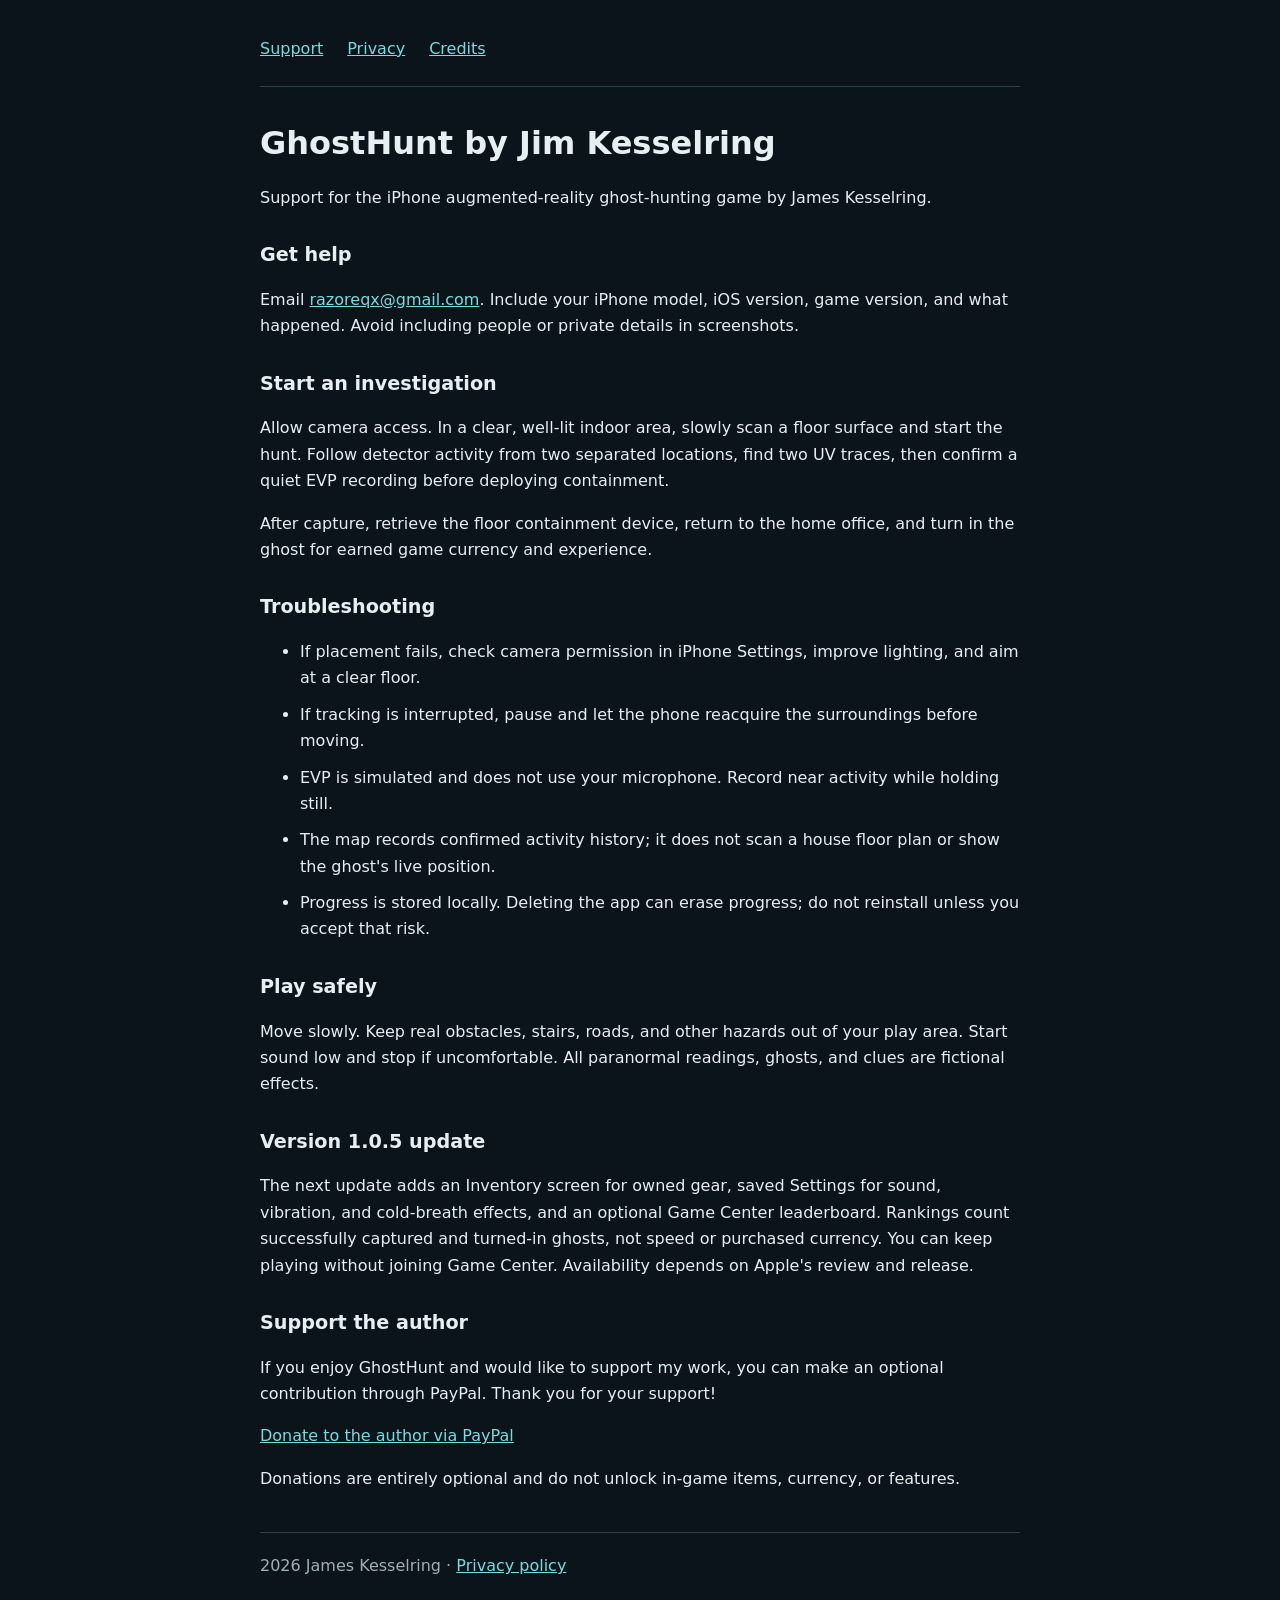
<file: index.html>
<!doctype html>
<html lang="en"><head><meta charset="utf-8"><meta name="viewport" content="width=device-width,initial-scale=1"><title>GhostHunt Support</title><link rel="stylesheet" href="style.css"></head>
<body><main><nav><a href="index.html">Support</a><a href="privacy.html">Privacy</a><a href="credits.html">Credits</a></nav>
<h1>GhostHunt by Jim Kesselring</h1><p>Support for the iPhone augmented-reality ghost-hunting game by James Kesselring.</p>
<h2>Get help</h2><p>Email <a href="mailto:razoreqx@gmail.com">razoreqx@gmail.com</a>. Include your iPhone model, iOS version, game version, and what happened. Avoid including people or private details in screenshots.</p>
<h2>Start an investigation</h2><p>Allow camera access. In a clear, well-lit indoor area, slowly scan a floor surface and start the hunt. Follow detector activity from two separated locations, find two UV traces, then confirm a quiet EVP recording before deploying containment.</p>
<p>After capture, retrieve the floor containment device, return to the home office, and turn in the ghost for earned game currency and experience.</p>
<h2>Troubleshooting</h2><ul><li>If placement fails, check camera permission in iPhone Settings, improve lighting, and aim at a clear floor.</li><li>If tracking is interrupted, pause and let the phone reacquire the surroundings before moving.</li><li>EVP is simulated and does not use your microphone. Record near activity while holding still.</li><li>The map records confirmed activity history; it does not scan a house floor plan or show the ghost's live position.</li><li>Progress is stored locally. Deleting the app can erase progress; do not reinstall unless you accept that risk.</li></ul>
<h2>Play safely</h2><p>Move slowly. Keep real obstacles, stairs, roads, and other hazards out of your play area. Start sound low and stop if uncomfortable. All paranormal readings, ghosts, and clues are fictional effects.</p>
<h2>Version 1.0.5 update</h2><p>The next update adds an Inventory screen for owned gear, saved Settings for sound, vibration, and cold-breath effects, and an optional Game Center leaderboard. Rankings count successfully captured and turned-in ghosts, not speed or purchased currency. You can keep playing without joining Game Center. Availability depends on Apple's review and release.</p>
<h2>Support the author</h2><p>If you enjoy GhostHunt and would like to support my work, you can make an optional contribution through PayPal. Thank you for your support!</p>
<p><a href="https://www.paypal.com/donate/?hosted_button_id=BUPHK458L3XD4" target="_blank" rel="noopener noreferrer">Donate to the author via PayPal</a></p>
<p>Donations are entirely optional and do not unlock in-game items, currency, or features.</p>
<footer>2026 James Kesselring · <a href="privacy.html">Privacy policy</a></footer></main></body></html>
</file>
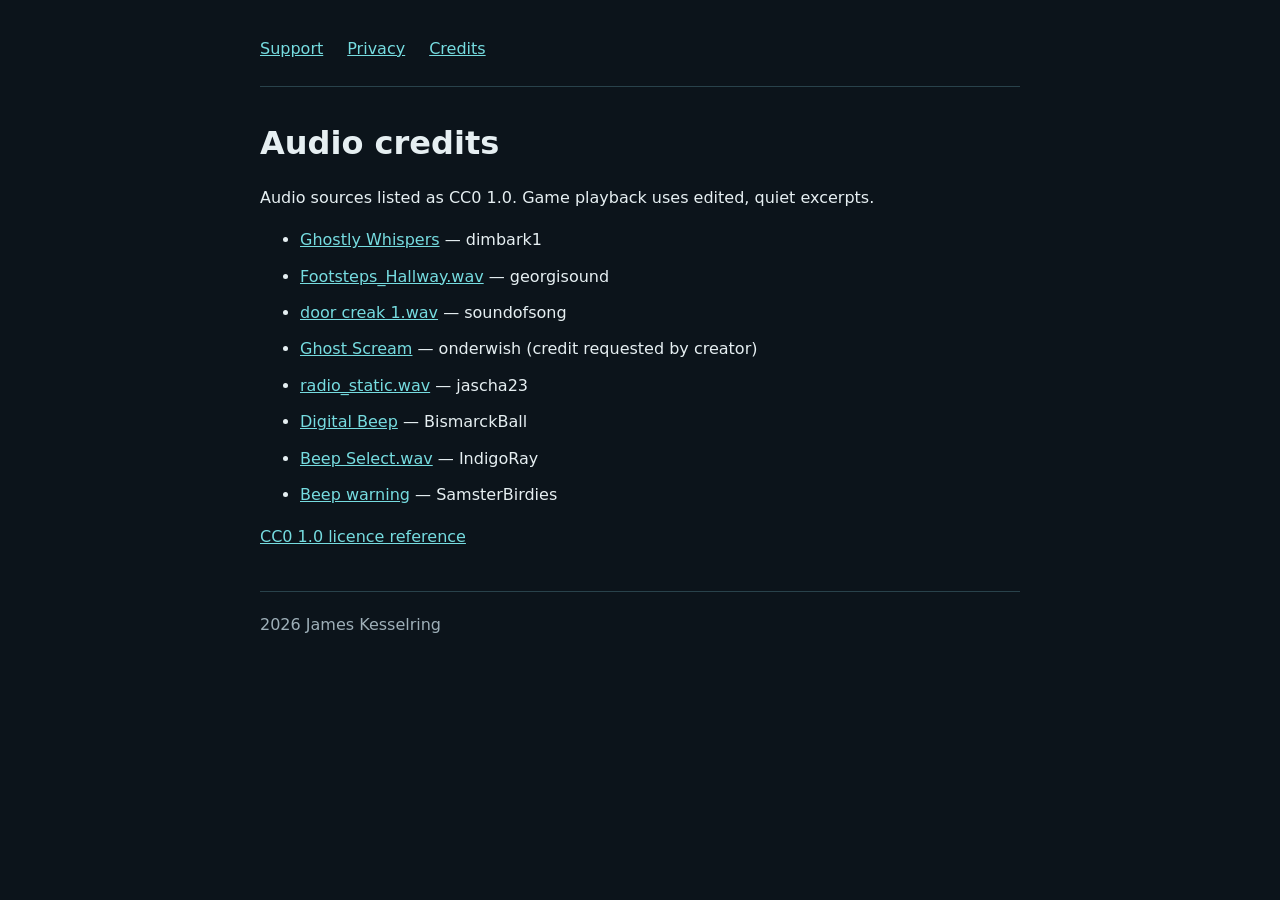
<file: credits.html>
<!doctype html>
<html lang="en"><head><meta charset="utf-8"><meta name="viewport" content="width=device-width,initial-scale=1"><title>GhostHunt Credits</title><link rel="stylesheet" href="style.css"></head>
<body><main><nav><a href="index.html">Support</a><a href="privacy.html">Privacy</a><a href="credits.html">Credits</a></nav><h1>Audio credits</h1>
<p>Audio sources listed as CC0 1.0. Game playback uses edited, quiet excerpts.</p><ul>
<li><a href="https://freesound.org/people/dimbark1/sounds/316797/">Ghostly Whispers</a> — dimbark1</li>
<li><a href="https://freesound.org/people/georgisound/sounds/368834/">Footsteps_Hallway.wav</a> — georgisound</li>
<li><a href="https://freesound.org/people/soundofsong/sounds/647646/">door creak 1.wav</a> — soundofsong</li>
<li><a href="https://freesound.org/people/onderwish/sounds/469141/">Ghost Scream</a> — onderwish (credit requested by creator)</li>
<li><a href="https://freesound.org/people/jascha23/sounds/161083/">radio_static.wav</a> — jascha23</li>
<li><a href="https://freesound.org/people/BismarckBall/sounds/822292/">Digital Beep</a> — BismarckBall</li>
<li><a href="https://freesound.org/people/IndigoRay/sounds/339129/">Beep Select.wav</a> — IndigoRay</li>
<li><a href="https://freesound.org/people/SamsterBirdies/sounds/467882/">Beep warning</a> — SamsterBirdies</li></ul>
<p><a href="https://creativecommons.org/publicdomain/zero/1.0/">CC0 1.0 licence reference</a></p><footer>2026 James Kesselring</footer></main></body></html>
</file>
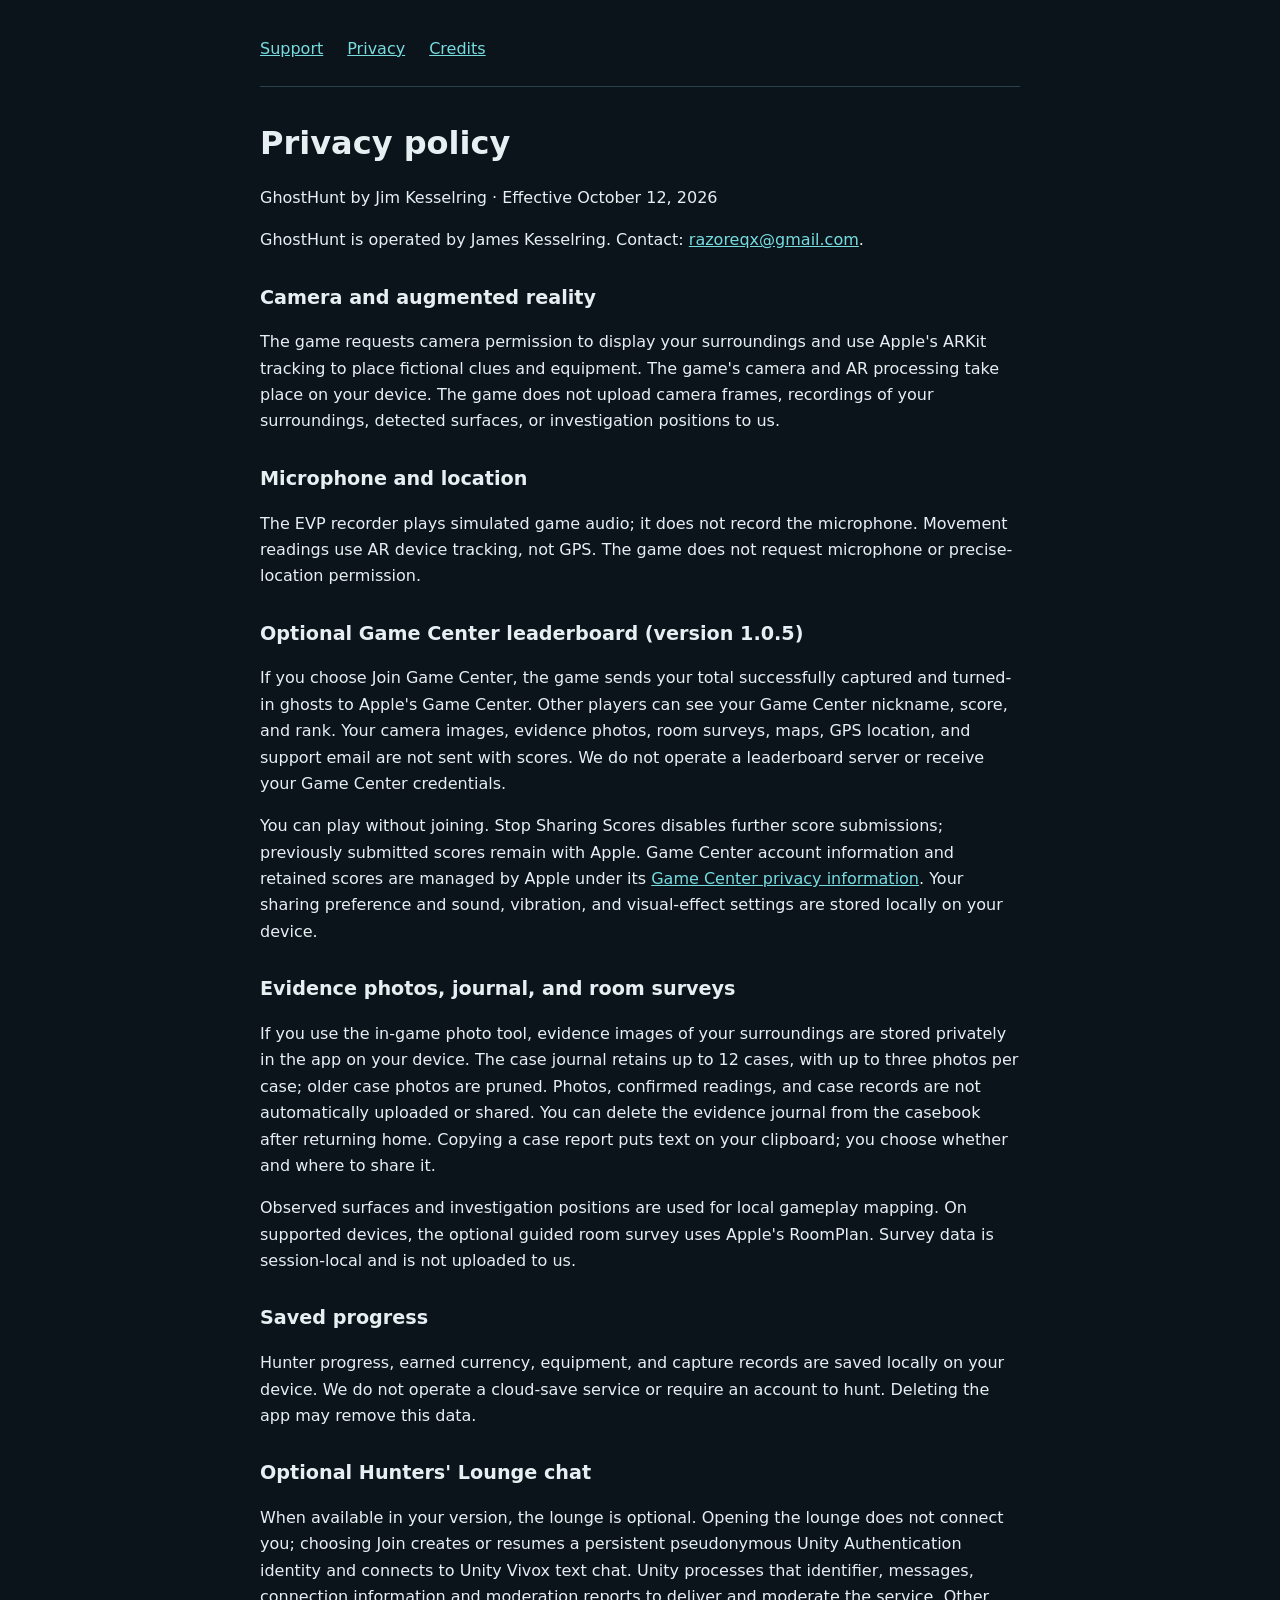
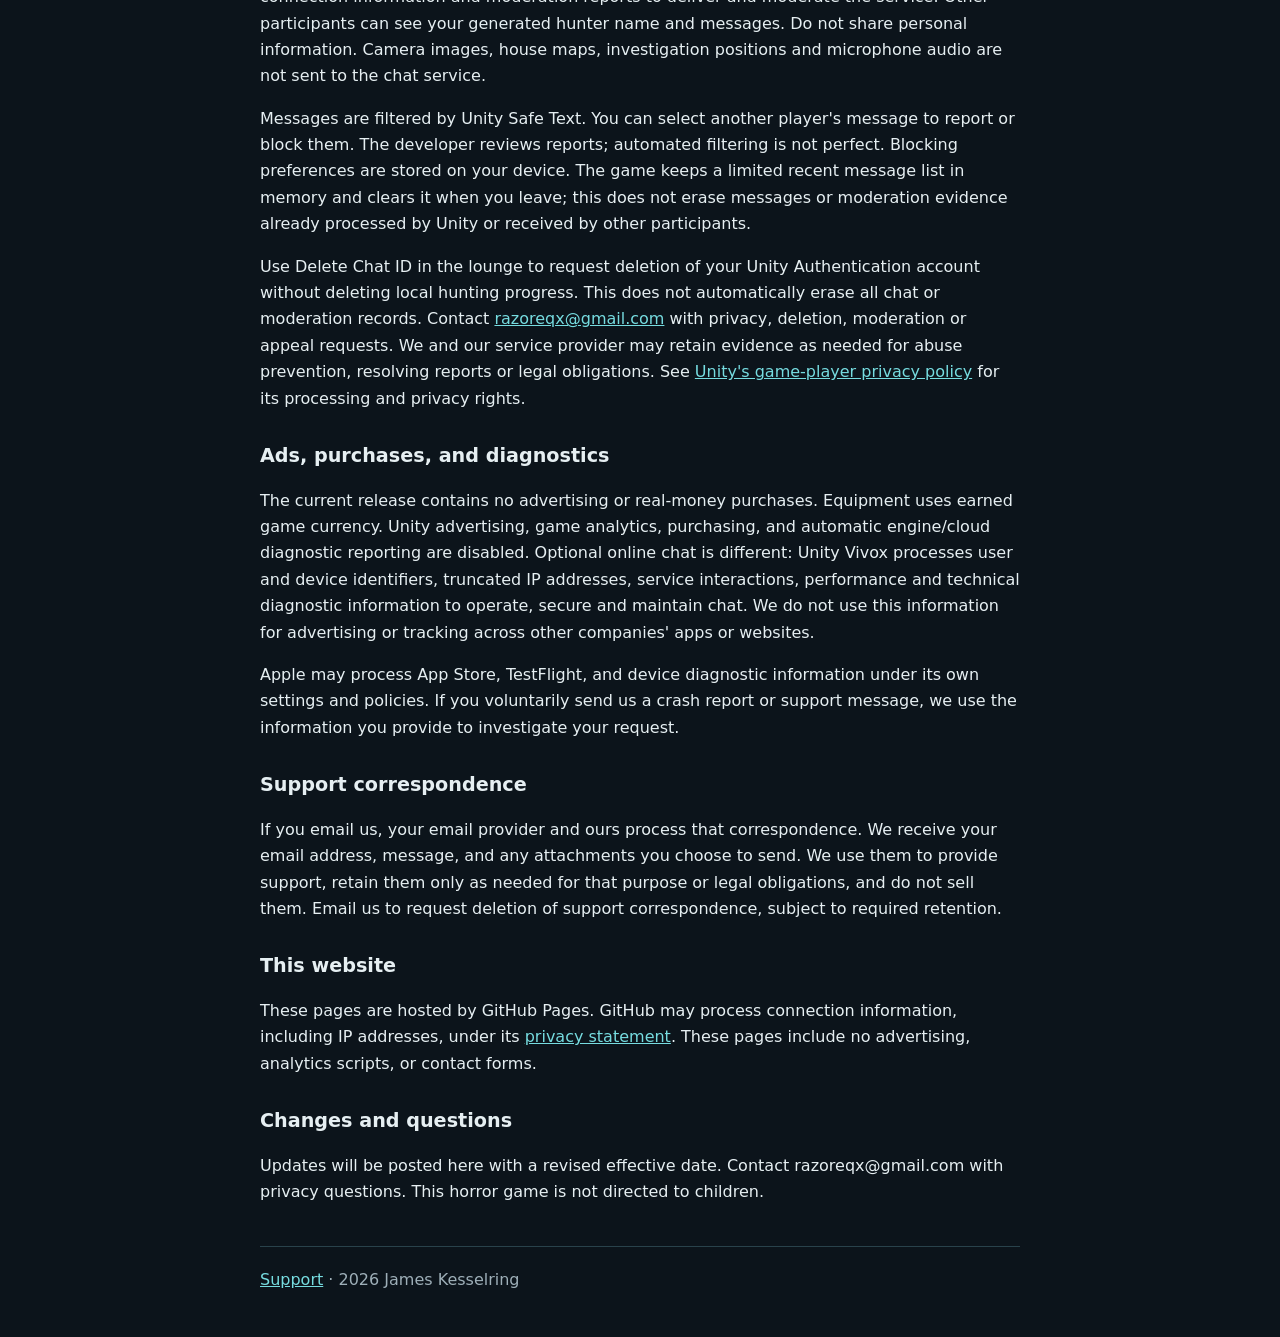
<file: privacy.html>
<!doctype html>
<html lang="en"><head><meta charset="utf-8"><meta name="viewport" content="width=device-width,initial-scale=1"><title>GhostHunt Privacy Policy</title><link rel="stylesheet" href="style.css"></head>
<body><main><nav><a href="index.html">Support</a><a href="privacy.html">Privacy</a><a href="credits.html">Credits</a></nav>
<h1>Privacy policy</h1><p>GhostHunt by Jim Kesselring · Effective October 12, 2026</p>
<p>GhostHunt is operated by James Kesselring. Contact: <a href="mailto:razoreqx@gmail.com">razoreqx@gmail.com</a>.</p>
<h2>Camera and augmented reality</h2><p>The game requests camera permission to display your surroundings and use Apple's ARKit tracking to place fictional clues and equipment. The game's camera and AR processing take place on your device. The game does not upload camera frames, recordings of your surroundings, detected surfaces, or investigation positions to us.</p>
<h2>Microphone and location</h2><p>The EVP recorder plays simulated game audio; it does not record the microphone. Movement readings use AR device tracking, not GPS. The game does not request microphone or precise-location permission.</p>
<h2>Optional Game Center leaderboard (version 1.0.5)</h2><p>If you choose Join Game Center, the game sends your total successfully captured and turned-in ghosts to Apple's Game Center. Other players can see your Game Center nickname, score, and rank. Your camera images, evidence photos, room surveys, maps, GPS location, and support email are not sent with scores. We do not operate a leaderboard server or receive your Game Center credentials.</p><p>You can play without joining. Stop Sharing Scores disables further score submissions; previously submitted scores remain with Apple. Game Center account information and retained scores are managed by Apple under its <a href="https://www.apple.com/legal/privacy/data/en/game-center/">Game Center privacy information</a>. Your sharing preference and sound, vibration, and visual-effect settings are stored locally on your device.</p>
<h2>Evidence photos, journal, and room surveys</h2><p>If you use the in-game photo tool, evidence images of your surroundings are stored privately in the app on your device. The case journal retains up to 12 cases, with up to three photos per case; older case photos are pruned. Photos, confirmed readings, and case records are not automatically uploaded or shared. You can delete the evidence journal from the casebook after returning home. Copying a case report puts text on your clipboard; you choose whether and where to share it.</p><p>Observed surfaces and investigation positions are used for local gameplay mapping. On supported devices, the optional guided room survey uses Apple's RoomPlan. Survey data is session-local and is not uploaded to us.</p>
<h2>Saved progress</h2><p>Hunter progress, earned currency, equipment, and capture records are saved locally on your device. We do not operate a cloud-save service or require an account to hunt. Deleting the app may remove this data.</p>
<h2>Optional Hunters' Lounge chat</h2><p>When available in your version, the lounge is optional. Opening the lounge does not connect you; choosing Join creates or resumes a persistent pseudonymous Unity Authentication identity and connects to Unity Vivox text chat. Unity processes that identifier, messages, connection information and moderation reports to deliver and moderate the service. Other participants can see your generated hunter name and messages. Do not share personal information. Camera images, house maps, investigation positions and microphone audio are not sent to the chat service.</p>
<p>Messages are filtered by Unity Safe Text. You can select another player's message to report or block them. The developer reviews reports; automated filtering is not perfect. Blocking preferences are stored on your device. The game keeps a limited recent message list in memory and clears it when you leave; this does not erase messages or moderation evidence already processed by Unity or received by other participants.</p>
<p>Use Delete Chat ID in the lounge to request deletion of your Unity Authentication account without deleting local hunting progress. This does not automatically erase all chat or moderation records. Contact <a href="mailto:razoreqx@gmail.com">razoreqx@gmail.com</a> with privacy, deletion, moderation or appeal requests. We and our service provider may retain evidence as needed for abuse prevention, resolving reports or legal obligations. See <a href="https://unity.com/legal/game-player-and-app-user-privacy-policy">Unity's game-player privacy policy</a> for its processing and privacy rights.</p>
<h2>Ads, purchases, and diagnostics</h2><p>The current release contains no advertising or real-money purchases. Equipment uses earned game currency. Unity advertising, game analytics, purchasing, and automatic engine/cloud diagnostic reporting are disabled. Optional online chat is different: Unity Vivox processes user and device identifiers, truncated IP addresses, service interactions, performance and technical diagnostic information to operate, secure and maintain chat. We do not use this information for advertising or tracking across other companies' apps or websites.</p>
<p>Apple may process App Store, TestFlight, and device diagnostic information under its own settings and policies. If you voluntarily send us a crash report or support message, we use the information you provide to investigate your request.</p>
<h2>Support correspondence</h2><p>If you email us, your email provider and ours process that correspondence. We receive your email address, message, and any attachments you choose to send. We use them to provide support, retain them only as needed for that purpose or legal obligations, and do not sell them. Email us to request deletion of support correspondence, subject to required retention.</p>
<h2>This website</h2><p>These pages are hosted by GitHub Pages. GitHub may process connection information, including IP addresses, under its <a href="https://docs.github.com/en/site-policy/privacy-policies/github-general-privacy-statement">privacy statement</a>. These pages include no advertising, analytics scripts, or contact forms.</p>
<h2>Changes and questions</h2><p>Updates will be posted here with a revised effective date. Contact razoreqx@gmail.com with privacy questions. This horror game is not directed to children.</p>
<footer><a href="index.html">Support</a> · 2026 James Kesselring</footer></main></body></html>
</file>
<file: style.css>
:root{color-scheme:dark;font-family:system-ui,sans-serif;background:#0c141b;color:#e6eff2}body{margin:0;padding:24px}main{max-width:760px;margin:auto;line-height:1.65}nav{display:flex;gap:24px;padding:12px 0 24px;border-bottom:1px solid #29424b}a{color:#76dce0}h1{font-size:2rem;line-height:1.25;margin-top:36px}h2{font-size:1.2rem;margin-top:28px}li{margin:10px 0}footer{margin-top:40px;border-top:1px solid #29424b;padding:20px 0;color:#9eafb8}
</file>
